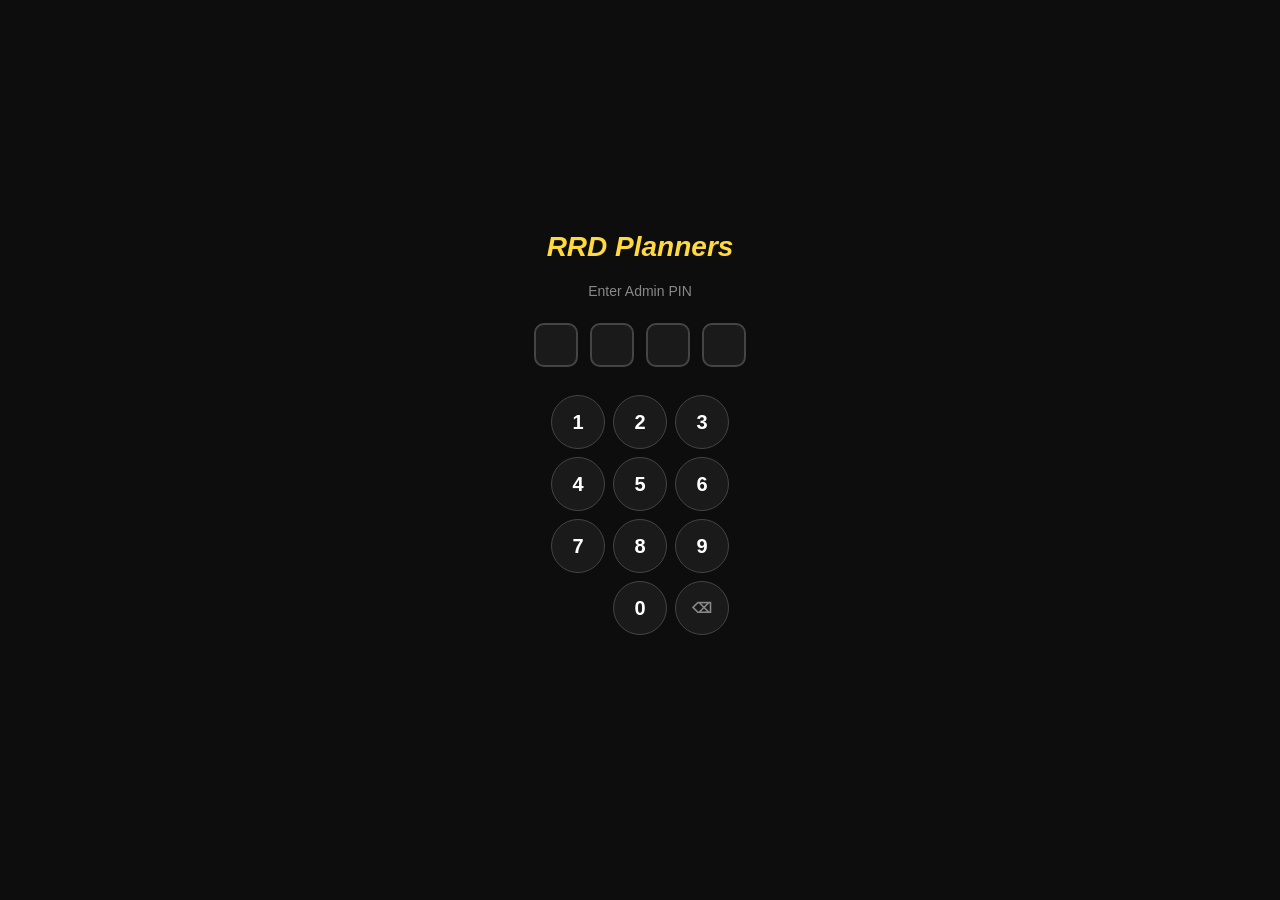
<file: admin.html>
<!DOCTYPE html>
<html lang="en">
<head>
<meta charset="UTF-8">
<meta name="viewport" content="width=device-width, initial-scale=1.0">
<title>RRD Planners - Admin</title>
<style>
    * { margin: 0; padding: 0; box-sizing: border-box; }

    body {
        font-family: 'Segoe UI', Tahoma, Geneva, Verdana, sans-serif;
        background: #0d0d0d;
        color: #fff;
        min-height: 100vh;
    }

    /* PIN Lock Screen */
    .pin-lock {
        position: fixed;
        top: 0; left: 0; right: 0; bottom: 0;
        background: #0d0d0d;
        z-index: 5000;
        display: flex;
        flex-direction: column;
        align-items: center;
        justify-content: center;
        gap: 16px;
    }

    .pin-lock .logo {
        font-size: 28px;
        font-weight: 800;
        color: #FFD93D;
        font-style: italic;
        margin-bottom: 4px;
    }

    .pin-lock .label {
        color: #888;
        font-size: 14px;
    }

    .pin-dots {
        display: flex;
        gap: 12px;
        margin: 8px 0;
    }

    .pin-dot {
        width: 44px;
        height: 44px;
        border: 2px solid #444;
        border-radius: 10px;
        background: #1a1a1a;
        display: flex;
        align-items: center;
        justify-content: center;
        font-size: 20px;
        font-weight: 700;
        color: #FFD93D;
        transition: all 0.15s;
    }

    .pin-dot.filled {
        border-color: #FFD93D;
        background: #1e1e1e;
    }

    .pin-dot.error {
        border-color: #e57373;
        background: rgba(229,115,115,0.1);
        animation: shake 0.4s ease;
    }

    @keyframes shake {
        0%, 100% { transform: translateX(0); }
        25% { transform: translateX(-6px); }
        75% { transform: translateX(6px); }
    }

    .pin-keypad {
        display: grid;
        grid-template-columns: repeat(3, 54px);
        gap: 8px;
        margin-top: 4px;
    }

    .pin-key {
        width: 54px;
        height: 54px;
        border-radius: 50%;
        border: 1px solid #444;
        background: #1a1a1a;
        color: #fff;
        font-size: 20px;
        font-weight: 600;
        cursor: pointer;
        display: flex;
        align-items: center;
        justify-content: center;
        transition: all 0.15s;
        font-family: inherit;
    }

    .pin-key:hover { border-color: #FFD93D; }
    .pin-key:active { background: #333; }

    .pin-error-msg {
        color: #e57373;
        font-size: 13px;
        min-height: 18px;
    }

    /* Dashboard */
    .dashboard { display: none; }

    .header {
        background: #111;
        padding: 16px 32px;
        display: flex;
        justify-content: space-between;
        align-items: center;
        border-bottom: 1px solid #222;
    }

    .header .logo {
        font-size: 22px;
        font-weight: 800;
        color: #FFD93D;
        font-style: italic;
    }

    .header .badge {
        background: #FFD93D;
        color: #1a1a1a;
        padding: 4px 12px;
        border-radius: 20px;
        font-size: 11px;
        font-weight: 700;
        text-transform: uppercase;
        letter-spacing: 1px;
    }

    .header-actions {
        display: flex;
        align-items: center;
        gap: 12px;
    }

    .header-actions button {
        padding: 8px 16px;
        border: 1px solid #444;
        background: #1a1a1a;
        color: #ddd;
        border-radius: 6px;
        font-size: 13px;
        cursor: pointer;
        transition: all 0.2s;
        font-family: inherit;
    }

    .header-actions button:hover {
        border-color: #FFD93D;
        color: #FFD93D;
    }

    /* Stats Cards */
    .stats-grid {
        display: grid;
        grid-template-columns: repeat(auto-fit, minmax(200px, 1fr));
        gap: 16px;
        padding: 24px 32px;
    }

    .stat-card {
        background: #1a1a1a;
        border: 1px solid #222;
        border-radius: 12px;
        padding: 20px;
    }

    .stat-card .label {
        color: #888;
        font-size: 12px;
        text-transform: uppercase;
        letter-spacing: 0.5px;
        margin-bottom: 8px;
    }

    .stat-card .value {
        font-size: 32px;
        font-weight: 700;
        color: #FFD93D;
    }

    .stat-card .sub {
        color: #666;
        font-size: 12px;
        margin-top: 4px;
    }

    /* Tabs */
    .tabs {
        display: flex;
        gap: 0;
        padding: 0 32px;
        border-bottom: 1px solid #222;
    }

    .tab {
        padding: 12px 24px;
        color: #888;
        font-size: 14px;
        cursor: pointer;
        border-bottom: 2px solid transparent;
        transition: all 0.2s;
        background: none;
        border-top: none;
        border-left: none;
        border-right: none;
        font-family: inherit;
    }

    .tab:hover { color: #ddd; }

    .tab.active {
        color: #FFD93D;
        border-bottom-color: #FFD93D;
    }

    /* Table */
    .table-wrap {
        padding: 16px 32px;
        overflow-x: auto;
    }

    table {
        width: 100%;
        border-collapse: collapse;
        font-size: 13px;
    }

    th {
        text-align: left;
        padding: 10px 12px;
        color: #888;
        font-size: 11px;
        text-transform: uppercase;
        letter-spacing: 0.5px;
        border-bottom: 1px solid #222;
        font-weight: 600;
        white-space: nowrap;
    }

    td {
        padding: 10px 12px;
        border-bottom: 1px solid #1a1a1a;
        color: #ccc;
        white-space: nowrap;
    }

    tr:hover td {
        background: #141414;
    }

    .tag {
        display: inline-block;
        padding: 2px 8px;
        border-radius: 4px;
        font-size: 11px;
        font-weight: 600;
    }

    .tag-mobile {
        background: rgba(129,199,132,0.15);
        color: #81c784;
    }

    .tag-desktop {
        background: rgba(100,181,246,0.15);
        color: #64b5f6;
    }

    .empty-state {
        text-align: center;
        padding: 60px 20px;
        color: #555;
        font-size: 15px;
    }

    .json-cell {
        max-width: 300px;
        overflow: hidden;
        text-overflow: ellipsis;
        cursor: pointer;
        color: #888;
        font-size: 11px;
    }

    .json-cell:hover {
        color: #FFD93D;
    }

    /* JSON Modal */
    .modal-overlay {
        position: fixed;
        top: 0; left: 0; right: 0; bottom: 0;
        background: rgba(0,0,0,0.7);
        z-index: 6000;
        display: none;
        align-items: center;
        justify-content: center;
    }

    .modal-overlay.show {
        display: flex;
    }

    .modal {
        background: #1a1a1a;
        border: 1px solid #333;
        border-radius: 12px;
        padding: 24px;
        max-width: 600px;
        width: 90%;
        max-height: 80vh;
        overflow-y: auto;
    }

    .modal h3 {
        color: #FFD93D;
        font-size: 16px;
        margin-bottom: 12px;
    }

    .modal pre {
        background: #111;
        border: 1px solid #222;
        border-radius: 8px;
        padding: 16px;
        color: #aaa;
        font-size: 12px;
        overflow-x: auto;
        white-space: pre-wrap;
        word-break: break-all;
    }

    .modal .close-btn {
        margin-top: 12px;
        padding: 8px 20px;
        background: #FFD93D;
        color: #1a1a1a;
        border: none;
        border-radius: 6px;
        font-weight: 600;
        cursor: pointer;
        font-family: inherit;
    }

    @media (max-width: 640px) {
        .stats-grid { grid-template-columns: repeat(2, 1fr); padding: 16px; gap: 10px; }
        .stat-card .value { font-size: 24px; }
        .table-wrap { padding: 8px; }
        .tabs { padding: 0 16px; }
        .header {
            padding: 10px 12px;
            flex-direction: column;
            align-items: stretch;
            gap: 8px;
        }
        .header .logo { font-size: 18px; }
        .header > div:first-child {
            align-self: flex-start;
        }
        .header-actions {
            width: 100%;
            display: grid;
            grid-template-columns: repeat(2, minmax(0, 1fr));
            gap: 0;
        }
        .header-actions button {
            width: 100%;
            min-height: 32px;
            border-radius: 0;
            padding: 6px 8px;
            font-size: 12px;
        }
        th, td { padding: 8px 6px; font-size: 12px; }
    }
</style>
</head>
<body>

<!-- PIN Lock -->
<div class="pin-lock" id="pinLock">
    <div class="logo">RRD Planners</div>
    <div class="label">Enter Admin PIN</div>
    <div class="pin-dots">
        <div class="pin-dot" id="pd0"></div>
        <div class="pin-dot" id="pd1"></div>
        <div class="pin-dot" id="pd2"></div>
        <div class="pin-dot" id="pd3"></div>
    </div>
    <div class="pin-keypad">
        <button class="pin-key" onclick="pinPress('1')">1</button>
        <button class="pin-key" onclick="pinPress('2')">2</button>
        <button class="pin-key" onclick="pinPress('3')">3</button>
        <button class="pin-key" onclick="pinPress('4')">4</button>
        <button class="pin-key" onclick="pinPress('5')">5</button>
        <button class="pin-key" onclick="pinPress('6')">6</button>
        <button class="pin-key" onclick="pinPress('7')">7</button>
        <button class="pin-key" onclick="pinPress('8')">8</button>
        <button class="pin-key" onclick="pinPress('9')">9</button>
        <button class="pin-key" style="visibility:hidden;"></button>
        <button class="pin-key" onclick="pinPress('0')">0</button>
        <button class="pin-key" onclick="pinBackspace()" style="font-size:14px;color:#888;">&#x232B;</button>
    </div>
    <div class="pin-error-msg" id="pinError"></div>
</div>

<!-- Dashboard -->
<div class="dashboard" id="dashboard">
    <div class="header">
        <div style="display:flex;align-items:center;gap:12px;">
            <div class="logo">RRD Planners</div>
            <span class="badge">Admin</span>
        </div>
        <div class="header-actions">
            <button onclick="loadData()">Refresh</button>
            <button onclick="window.location.href='plot-choice.html'">Back to App</button>
        </div>
    </div>

    <div class="stats-grid" id="statsGrid">
        <div class="stat-card">
            <div class="label">Total Logins</div>
            <div class="value" id="statLogins">-</div>
            <div class="sub">All time</div>
        </div>
        <div class="stat-card">
            <div class="label">Unique Users</div>
            <div class="value" id="statUsers">-</div>
            <div class="sub">By phone number</div>
        </div>
        <div class="stat-card">
            <div class="label">Today's Logins</div>
            <div class="value" id="statToday">-</div>
            <div class="sub" id="statTodayDate">-</div>
        </div>
        <div class="stat-card">
            <div class="label">Sessions with Data</div>
            <div class="value" id="statWithData">-</div>
            <div class="sub">Plot data saved</div>
        </div>
    </div>

    <div class="tabs">
        <button class="tab" onclick="switchTab('users')">Users</button>
        <button class="tab active" onclick="switchTab('logins')">Login History</button>
        <button class="tab" onclick="switchTab('sessions')">Sessions & Data</button>
    </div>

    <div class="table-wrap">
        <div id="tabUsers" style="display:none;">
            <table>
                <thead>
                    <tr>
                        <th>#</th>
                        <th>Name</th>
                        <th>Phone</th>
                        <th>Total Logins</th>
                        <th>Plots Saved</th>
                        <th>First Login</th>
                        <th>Last Login</th>
                        <th>Location</th>
                    </tr>
                </thead>
                <tbody id="usersBody"></tbody>
            </table>
        </div>
        <div id="tabLogins">
            <table>
                <thead>
                    <tr>
                        <th>#</th>
                        <th>Name</th>
                        <th>Phone</th>
                        <th>Logged In</th>
                        <th>Device</th>
                        <th>Location</th>
                        <th>IP</th>
                        <th>Info</th>
                    </tr>
                </thead>
                <tbody id="loginsBody"></tbody>
            </table>
        </div>
        <div id="tabSessions" style="display:none;">
            <table>
                <thead>
                    <tr>
                        <th>#</th>
                        <th>Name</th>
                        <th>Phone</th>
                        <th>First Seen</th>
                        <th>Last Active</th>
                        <th>Views</th>
                        <th>Plot Data</th>
                    </tr>
                </thead>
                <tbody id="sessionsBody"></tbody>
            </table>
        </div>
    </div>
</div>

<!-- JSON Modal -->
<div class="modal-overlay" id="jsonModal">
    <div class="modal">
        <h3>Plot Data</h3>
        <pre id="jsonContent"></pre>
        <button class="close-btn" onclick="closeModal()">Close</button>
    </div>
</div>

<script>
var ADMIN_PIN = '7766';
var SUPABASE_URL = 'https://lrnadrqqpprphgmfbuuv.supabase.co';
var SUPABASE_KEY = 'sb_publishable_XUX5VIeRCR_OVBoqjiUc3w_Qar639er';
var pinEntry = '';

// --- PIN ---
function pinPress(d) {
    if (pinEntry.length >= 4) return;
    pinEntry += d;
    updateDots();
    if (pinEntry.length === 4) {
        if (pinEntry === ADMIN_PIN) {
            document.getElementById('pinLock').style.display = 'none';
            document.getElementById('dashboard').style.display = 'block';
            loadData();
        } else {
            document.getElementById('pinError').textContent = 'Wrong PIN';
            var dots = document.querySelectorAll('.pin-dot');
            dots.forEach(function(d) { d.classList.add('error'); });
            setTimeout(function() {
                pinEntry = '';
                updateDots();
                dots.forEach(function(d) { d.classList.remove('error'); });
                document.getElementById('pinError').textContent = '';
            }, 500);
        }
    }
}

function pinBackspace() {
    pinEntry = pinEntry.slice(0, -1);
    updateDots();
}

function updateDots() {
    for (var i = 0; i < 4; i++) {
        var dot = document.getElementById('pd' + i);
        if (i < pinEntry.length) {
            dot.textContent = '\u2022';
            dot.classList.add('filled');
        } else {
            dot.textContent = '';
            dot.classList.remove('filled');
        }
    }
}

document.addEventListener('keydown', function(e) {
    if (document.getElementById('pinLock').style.display === 'none') return;
    if (e.key >= '0' && e.key <= '9') pinPress(e.key);
    else if (e.key === 'Backspace') pinBackspace();
});

// --- Supabase ---
function sbFetch(table, query) {
    return fetch(SUPABASE_URL + '/rest/v1/' + table + (query || ''), {
        headers: {
            'apikey': SUPABASE_KEY,
            'Authorization': 'Bearer ' + SUPABASE_KEY
        }
    }).then(function(r) { return r.json(); });
}

// --- Data ---
var allLogins = [];
var allSessions = [];

function loadData() {
    Promise.all([
        sbFetch('logins', '?select=*&order=logged_in_at.desc'),
        sbFetch('sessions', '?select=*&order=logged_in_at.desc')
    ]).then(function(results) {
        allLogins = results[0] || [];
        allSessions = results[1] || [];
        renderStats();
        renderUsers();
        renderLogins();
        renderSessions();
    });
}

function renderStats() {
    document.getElementById('statLogins').textContent = allLogins.length;

    // Unique users by phone
    var phones = {};
    allLogins.forEach(function(l) { phones[l.phone] = true; });
    document.getElementById('statUsers').textContent = Object.keys(phones).length;

    // Today's logins
    var today = new Date().toISOString().slice(0, 10);
    var todayCount = allLogins.filter(function(l) {
        return l.logged_in_at && l.logged_in_at.slice(0, 10) === today;
    }).length;
    document.getElementById('statToday').textContent = todayCount;
    document.getElementById('statTodayDate').textContent = today;

    // Sessions with plot data
    var withData = allSessions.filter(function(s) { return s.plot_data; }).length;
    document.getElementById('statWithData').textContent = withData;
}

function renderUsers() {
    var tbody = document.getElementById('usersBody');
    // Group logins by phone
    var grouped = {};
    allLogins.forEach(function(l) {
        if (!grouped[l.phone]) {
            grouped[l.phone] = { name: l.name, phone: l.phone, count: 0, first: l.logged_in_at, last: l.logged_in_at, metadata: null };
        }
        grouped[l.phone].count++;
        // Track first and last login
        if (l.logged_in_at < grouped[l.phone].first) grouped[l.phone].first = l.logged_in_at;
        if (l.logged_in_at > grouped[l.phone].last) grouped[l.phone].last = l.logged_in_at;
        // Use latest name and metadata
        if (l.logged_in_at === grouped[l.phone].last) {
            grouped[l.phone].name = l.name;
            if (l.metadata) grouped[l.phone].metadata = l.metadata;
        }
    });

    // Count plots per phone from sessions
    var plotCounts = {};
    allSessions.forEach(function(s) {
        if (s.plot_data) {
            plotCounts[s.phone] = (plotCounts[s.phone] || 0) + 1;
        }
    });

    var users = Object.values(grouped);
    // Sort by total logins desc
    users.sort(function(a, b) { return b.count - a.count; });

    if (!users.length) {
        tbody.innerHTML = '<tr><td colspan="8" style="text-align:center;color:#555;padding:40px;">No users yet</td></tr>';
        return;
    }

    tbody.innerHTML = users.map(function(u, i) {
        var m = u.metadata || {};
        var location = [m.city, m.region, m.countryCode].filter(Boolean).join(', ') || '-';
        var plots = plotCounts[u.phone] || 0;
        return '<tr>' +
            '<td>' + (i + 1) + '</td>' +
            '<td style="color:#fff;font-weight:500;">' + esc(u.name) + '</td>' +
            '<td>' + esc(u.phone) + '</td>' +
            '<td style="color:#FFD93D;font-weight:600;">' + u.count + '</td>' +
            '<td>' + plots + '</td>' +
            '<td>' + formatDate(u.first) + '</td>' +
            '<td>' + formatDate(u.last) + '</td>' +
            '<td>' + esc(location) + '</td>' +
            '</tr>';
    }).join('');
}

function renderLogins() {
    var tbody = document.getElementById('loginsBody');
    if (!allLogins.length) {
        tbody.innerHTML = '<tr><td colspan="8" style="text-align:center;color:#555;padding:40px;">No logins yet</td></tr>';
        return;
    }
    tbody.innerHTML = allLogins.map(function(l, i) {
        var device = detectDevice(l.user_agent);
        var time = formatDate(l.logged_in_at);
        var m = l.metadata || {};
        var location = [m.city, m.region, m.countryCode].filter(Boolean).join(', ') || '-';
        var ip = m.ip || '-';
        return '<tr>' +
            '<td>' + (i + 1) + '</td>' +
            '<td style="color:#fff;font-weight:500;">' + esc(l.name) + '</td>' +
            '<td>' + esc(l.phone) + '</td>' +
            '<td>' + time + '</td>' +
            '<td><span class="tag ' + (device.mobile ? 'tag-mobile' : 'tag-desktop') + '">' + device.label + '</span></td>' +
            '<td>' + esc(location) + '</td>' +
            '<td style="font-size:11px;color:#888;">' + esc(ip) + '</td>' +
            '<td class="json-cell" onclick="showLoginMeta(' + i + ')">View</td>' +
            '</tr>';
    }).join('');
}

function renderSessions() {
    var tbody = document.getElementById('sessionsBody');
    if (!allSessions.length) {
        tbody.innerHTML = '<tr><td colspan="7" style="text-align:center;color:#555;padding:40px;">No sessions yet</td></tr>';
        return;
    }
    tbody.innerHTML = allSessions.map(function(s, i) {
        var firstSeen = formatDate(s.logged_in_at);
        var lastActive = formatDate(s.last_active_at);
        var dataCell = s.plot_data
            ? '<td class="json-cell" onclick="showJson(' + i + ')">View JSON</td>'
            : '<td style="color:#555;">-</td>';
        return '<tr>' +
            '<td>' + (i + 1) + '</td>' +
            '<td style="color:#fff;font-weight:500;">' + esc(s.name) + '</td>' +
            '<td>' + esc(s.phone) + '</td>' +
            '<td>' + firstSeen + '</td>' +
            '<td>' + lastActive + '</td>' +
            '<td>' + (s.page_views || 1) + '</td>' +
            dataCell +
            '</tr>';
    }).join('');
}

// --- Tabs ---
function switchTab(tab) {
    document.querySelectorAll('.tab').forEach(function(t) { t.classList.remove('active'); });
    document.getElementById('tabUsers').style.display = 'none';
    document.getElementById('tabLogins').style.display = 'none';
    document.getElementById('tabSessions').style.display = 'none';
    if (tab === 'users') {
        document.querySelectorAll('.tab')[0].classList.add('active');
        document.getElementById('tabUsers').style.display = 'block';
    } else if (tab === 'logins') {
        document.querySelectorAll('.tab')[1].classList.add('active');
        document.getElementById('tabLogins').style.display = 'block';
    } else {
        document.querySelectorAll('.tab')[2].classList.add('active');
        document.getElementById('tabSessions').style.display = 'block';
    }
}

// --- JSON Modal ---
function showJson(idx) {
    var data = allSessions[idx].plot_data;
    document.getElementById('jsonContent').textContent = JSON.stringify(data, null, 2);
    document.querySelector('#jsonModal h3').textContent = 'Plot Data';
    document.getElementById('jsonModal').classList.add('show');
}

function showLoginMeta(idx) {
    var m = allLogins[idx].metadata || {};
    document.getElementById('jsonContent').textContent = JSON.stringify(m, null, 2);
    document.querySelector('#jsonModal h3').textContent = 'Login Metadata — ' + esc(allLogins[idx].name);
    document.getElementById('jsonModal').classList.add('show');
}

function closeModal() {
    document.getElementById('jsonModal').classList.remove('show');
}

document.getElementById('jsonModal').addEventListener('click', function(e) {
    if (e.target === this) closeModal();
});

// --- Helpers ---
function formatDate(iso) {
    if (!iso) return '-';
    var d = new Date(iso);
    var day = d.getDate().toString().padStart(2, '0');
    var mon = ['Jan','Feb','Mar','Apr','May','Jun','Jul','Aug','Sep','Oct','Nov','Dec'][d.getMonth()];
    var yr = d.getFullYear();
    var h = d.getHours();
    var m = d.getMinutes().toString().padStart(2, '0');
    var ampm = h >= 12 ? 'PM' : 'AM';
    h = h % 12 || 12;
    return day + ' ' + mon + ' ' + yr + ', ' + h + ':' + m + ' ' + ampm;
}

function detectDevice(ua) {
    if (!ua) return { mobile: false, label: 'Unknown' };
    if (/Mobile|Android|iPhone|iPad/i.test(ua)) return { mobile: true, label: 'Mobile' };
    return { mobile: false, label: 'Desktop' };
}

function esc(str) {
    if (!str) return '';
    var d = document.createElement('div');
    d.textContent = str;
    return d.innerHTML;
}
</script>

</body>
</html>
</file>
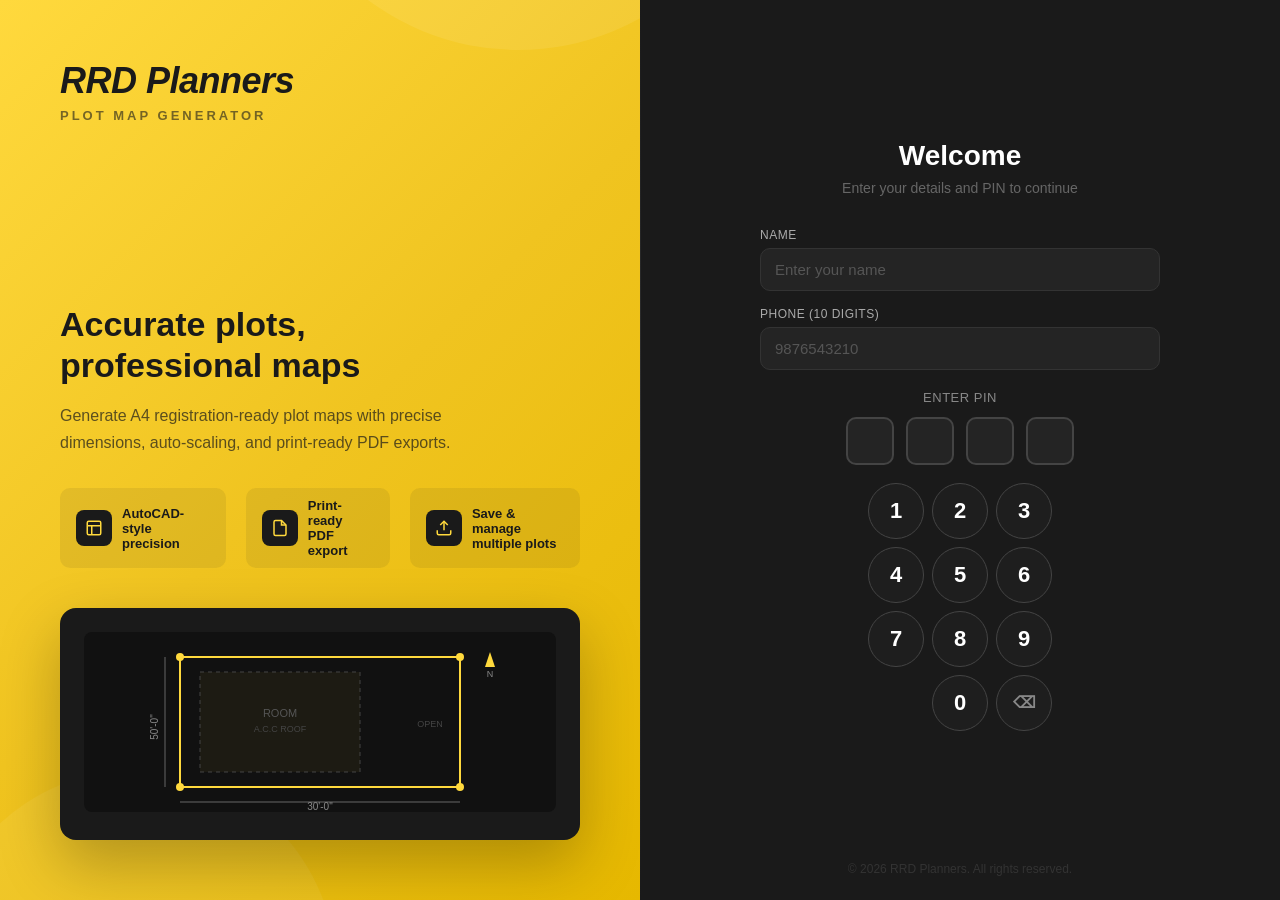
<file: login.html>
<!DOCTYPE html>
<html lang="en">
<head>
<meta charset="UTF-8">
<meta name="viewport" content="width=device-width, initial-scale=1.0, maximum-scale=1.0, user-scalable=no">
<title>RRD Planners - Login</title>
<style>
    * { margin: 0; padding: 0; box-sizing: border-box; }

    body {
        font-family: 'Segoe UI', Tahoma, Geneva, Verdana, sans-serif;
        min-height: 100vh;
        display: flex;
        background: #0d0d0d;
        overflow: hidden;
    }

    /* Left Panel */
    .left-panel {
        flex: 1;
        background: linear-gradient(135deg, #FFD93D 0%, #f0c420 50%, #e6b800 100%);
        padding: 60px;
        display: flex;
        flex-direction: column;
        justify-content: space-between;
        position: relative;
        overflow: hidden;
    }

    .left-panel::before {
        content: '';
        position: absolute;
        top: -50%;
        right: -20%;
        width: 500px;
        height: 500px;
        background: rgba(255,255,255,0.08);
        border-radius: 50%;
    }

    .left-panel::after {
        content: '';
        position: absolute;
        bottom: -30%;
        left: -10%;
        width: 400px;
        height: 400px;
        background: rgba(255,255,255,0.06);
        border-radius: 50%;
    }

    .logo-section {
        position: relative;
        z-index: 1;
    }

    .logo-section h1 {
        font-size: 36px;
        font-weight: 800;
        color: #1a1a1a;
        font-style: italic;
        letter-spacing: -0.5px;
    }

    .logo-section .subtitle {
        font-size: 13px;
        color: rgba(26,26,26,0.6);
        text-transform: uppercase;
        letter-spacing: 3px;
        margin-top: 6px;
        font-weight: 600;
    }

    .content-section {
        position: relative;
        z-index: 1;
    }

    .content-section h2 {
        font-size: 34px;
        font-weight: 800;
        color: #1a1a1a;
        margin-bottom: 16px;
        line-height: 1.2;
    }

    .content-section p {
        font-size: 16px;
        color: rgba(26,26,26,0.7);
        line-height: 1.7;
        max-width: 440px;
    }

    .features {
        display: flex;
        gap: 20px;
        margin-top: 32px;
    }

    .feature {
        display: flex;
        align-items: center;
        gap: 10px;
        background: rgba(26,26,26,0.08);
        padding: 10px 16px;
        border-radius: 10px;
    }

    .feature-icon {
        width: 36px;
        height: 36px;
        background: #1a1a1a;
        border-radius: 8px;
        display: flex;
        align-items: center;
        justify-content: center;
        flex-shrink: 0;
    }

    .feature-icon svg {
        width: 18px;
        height: 18px;
        stroke: #FFD93D;
        fill: none;
        stroke-width: 2;
    }

    .feature span {
        font-size: 13px;
        font-weight: 600;
        color: #1a1a1a;
    }

    .preview-image {
        margin-top: 40px;
        background: #1a1a1a;
        border-radius: 16px;
        padding: 24px;
        box-shadow: 0 24px 60px rgba(0,0,0,0.25);
        position: relative;
        z-index: 1;
    }

    .preview-image svg {
        border-radius: 8px;
    }

    /* Right Panel */
    .right-panel {
        flex: 1;
        background: #1a1a1a;
        padding: 60px;
        display: flex;
        align-items: center;
        justify-content: center;
        position: relative;
    }

    .right-panel::before {
        content: '';
        position: absolute;
        top: 0;
        left: 0;
        bottom: 0;
        width: 1px;
        background: linear-gradient(to bottom, transparent, #333, transparent);
    }

    .login-container {
        width: 100%;
        max-width: 400px;
        text-align: center;
    }

    .login-header {
        margin-bottom: 32px;
    }

    .login-header h2 {
        color: white;
        font-size: 28px;
        font-weight: 700;
    }

    .login-header p {
        color: #666;
        font-size: 14px;
        margin-top: 8px;
    }

    /* Name & Phone fields */
    .form-group {
        margin-bottom: 16px;
        text-align: left;
    }

    .form-group label {
        display: block;
        margin-bottom: 6px;
        color: #aaa;
        font-size: 12px;
        font-weight: 500;
        text-transform: uppercase;
        letter-spacing: 0.5px;
    }

    .form-group input {
        width: 100%;
        padding: 12px 14px;
        background: #242424;
        border: 1px solid #333;
        border-radius: 10px;
        font-size: 15px;
        color: #fff;
        transition: all 0.3s;
        font-family: inherit;
    }

    .form-group input:focus {
        outline: none;
        border-color: #FFD93D;
        background: #2a2a2a;
        box-shadow: 0 0 0 3px rgba(255, 217, 61, 0.1);
    }

    .form-group input::placeholder {
        color: #555;
    }

    /* PIN Section */
    .pin-label {
        color: #888;
        font-size: 13px;
        margin: 20px 0 12px;
        text-transform: uppercase;
        letter-spacing: 0.5px;
    }

    .pin-dots {
        display: flex;
        justify-content: center;
        gap: 12px;
        margin-bottom: 18px;
    }

    .pin-dot-box {
        width: 48px;
        height: 48px;
        border: 2px solid #444;
        border-radius: 10px;
        background: #242424;
        display: flex;
        align-items: center;
        justify-content: center;
        font-size: 22px;
        font-weight: 700;
        color: #FFD93D;
        transition: all 0.15s;
    }

    .pin-dot-box.filled {
        border-color: #FFD93D;
        background: #2a2a2a;
    }

    .pin-dot-box.error {
        border-color: #e57373;
        background: rgba(229, 115, 115, 0.1);
        animation: shake 0.4s ease;
    }

    @keyframes shake {
        0%, 100% { transform: translateX(0); }
        25% { transform: translateX(-6px); }
        75% { transform: translateX(6px); }
    }

    .pin-keypad {
        display: grid;
        grid-template-columns: repeat(3, 56px);
        gap: 8px;
        justify-content: center;
        margin-top: 4px;
    }

    .pin-k {
        width: 56px;
        height: 56px;
        border-radius: 50%;
        border: 1px solid #444;
        background: #1e1e1e;
        color: #fff;
        font-size: 22px;
        font-weight: 600;
        cursor: pointer;
        display: flex;
        align-items: center;
        justify-content: center;
        transition: all 0.15s;
        font-family: inherit;
    }

    .pin-k:hover {
        border-color: #FFD93D;
    }

    .pin-k:active {
        background: #333;
    }

    .error-msg {
        color: #e57373;
        font-size: 13px;
        margin-top: 12px;
        min-height: 18px;
    }

    .footer-text {
        position: absolute;
        bottom: 24px;
        left: 0;
        right: 0;
        text-align: center;
        color: #333;
        font-size: 12px;
    }

    /* Responsive - Tablet */
    @media (max-width: 968px) {
        body {
            flex-direction: column;
            overflow: auto;
            min-height: 100vh;
            height: auto;
        }

        .left-panel {
            flex: none;
            padding: 40px 30px 30px;
        }

        .left-panel::before,
        .left-panel::after {
            display: none;
        }

        .logo-section h1 {
            font-size: 28px;
            margin-bottom: 20px;
        }

        .content-section h2 {
            font-size: 22px;
            margin-bottom: 10px;
        }

        .content-section p {
            font-size: 14px;
        }

        .features {
            flex-wrap: wrap;
            gap: 8px;
            margin-top: 20px;
        }

        .feature {
            padding: 8px 12px;
        }

        .feature span {
            font-size: 12px;
        }

        .feature span br {
            display: none;
        }

        .preview-image {
            display: none;
        }

        .right-panel {
            flex: none;
            padding: 40px 30px;
            flex-direction: column;
        }

        .right-panel::before {
            display: none;
        }

        .login-container {
            width: 100%;
        }

        .login-header h2 {
            font-size: 24px;
        }

        .footer-text {
            position: static;
            margin-top: 30px;
        }
    }

    /* Responsive - Mobile */
    @media (max-width: 640px) {
        .left-panel {
            padding: 28px 20px 20px;
        }

        .logo-section h1 {
            font-size: 24px;
            margin-bottom: 16px;
        }

        .logo-section .subtitle {
            font-size: 11px;
            letter-spacing: 2px;
        }

        .content-section h2 {
            font-size: 20px;
        }

        .content-section p {
            font-size: 13px;
        }

        .features {
            flex-direction: row;
            overflow-x: auto;
            flex-wrap: nowrap;
            gap: 8px;
            margin-top: 16px;
            padding-bottom: 4px;
        }

        .feature {
            flex-shrink: 0;
            padding: 8px 12px;
        }

        .right-panel {
            padding: 28px 20px;
        }

        .login-header h2 {
            font-size: 22px;
        }

        .pin-k {
            width: 50px;
            height: 50px;
            font-size: 20px;
        }

        .pin-keypad {
            grid-template-columns: repeat(3, 50px);
        }

        .pin-dot-box {
            width: 42px;
            height: 42px;
            font-size: 20px;
        }
    }

    /* Responsive - Small phones */
    @media (max-width: 380px) {
        .left-panel {
            padding: 24px 16px 16px;
        }

        .right-panel {
            padding: 24px 16px;
        }

        .features {
            display: none;
        }

        .login-header h2 {
            font-size: 20px;
        }
    }
</style>
</head>
<body>

<!-- Left Panel -->
<div class="left-panel">
    <div class="logo-section">
        <h1>RRD Planners</h1>
        <div class="subtitle">Plot Map Generator</div>
    </div>

    <div class="content-section">
        <h2>Accurate plots,<br>professional maps</h2>
        <p>Generate A4 registration-ready plot maps with precise dimensions, auto-scaling, and print-ready PDF exports.</p>

        <div class="features">
            <div class="feature">
                <div class="feature-icon">
                    <svg viewBox="0 0 24 24"><rect x="3" y="3" width="18" height="18" rx="2"/><line x1="3" y1="9" x2="21" y2="9"/><line x1="9" y1="21" x2="9" y2="9"/></svg>
                </div>
                <span>AutoCAD-style<br>precision</span>
            </div>
            <div class="feature">
                <div class="feature-icon">
                    <svg viewBox="0 0 24 24"><path d="M14 2H6a2 2 0 0 0-2 2v16a2 2 0 0 0 2 2h12a2 2 0 0 0 2-2V8z"/><polyline points="14 2 14 8 20 8"/></svg>
                </div>
                <span>Print-ready<br>PDF export</span>
            </div>
            <div class="feature">
                <div class="feature-icon">
                    <svg viewBox="0 0 24 24"><path d="M21 15v4a2 2 0 0 1-2 2H5a2 2 0 0 1-2-2v-4"/><polyline points="17 8 12 3 7 8"/><line x1="12" y1="3" x2="12" y2="15"/></svg>
                </div>
                <span>Save &amp; manage<br>multiple plots</span>
            </div>
        </div>

        <div class="preview-image">
            <svg width="100%" height="180" viewBox="0 0 400 180" style="background: #111;">
                <rect x="60" y="25" width="280" height="130" fill="none" stroke="#FFD93D" stroke-width="2" stroke-dasharray="none"/>
                <circle cx="60" cy="25" r="4" fill="#FFD93D"/>
                <circle cx="340" cy="25" r="4" fill="#FFD93D"/>
                <circle cx="340" cy="155" r="4" fill="#FFD93D"/>
                <circle cx="60" cy="155" r="4" fill="#FFD93D"/>
                <line x1="60" y1="170" x2="340" y2="170" stroke="#666" stroke-width="1"/>
                <text x="200" y="178" fill="#888" text-anchor="middle" font-size="10">30'-0"</text>
                <line x1="45" y1="25" x2="45" y2="155" stroke="#666" stroke-width="1"/>
                <text x="38" y="95" fill="#888" text-anchor="middle" font-size="10" transform="rotate(-90, 38, 95)">50'-0"</text>
                <rect x="80" y="40" width="160" height="100" fill="rgba(255,217,61,0.05)" stroke="#444" stroke-width="1" stroke-dasharray="4"/>
                <text x="160" y="85" fill="#555" text-anchor="middle" font-size="11">ROOM</text>
                <text x="160" y="100" fill="#444" text-anchor="middle" font-size="9">A.C.C ROOF</text>
                <text x="310" y="95" fill="#444" text-anchor="middle" font-size="9">OPEN</text>
                <polygon points="370,20 375,35 365,35" fill="#FFD93D"/>
                <text x="370" y="45" fill="#888" text-anchor="middle" font-size="9">N</text>
            </svg>
        </div>
    </div>
</div>

<!-- Right Panel -->
<div class="right-panel">
    <div class="login-container">
        <div class="login-header">
            <h2>Welcome</h2>
            <p>Enter your details and PIN to continue</p>
        </div>

        <div class="form-group">
            <label for="userName">Name</label>
            <input type="text" id="userName" placeholder="Enter your name" required autocomplete="name">
        </div>

        <div class="form-group">
            <label for="userPhone">Phone (10 digits)</label>
            <input type="tel" id="userPhone" placeholder="9876543210" maxlength="10" pattern="[0-9]{10}" required autocomplete="tel">
        </div>

        <div class="pin-label">Enter PIN</div>

        <div class="pin-dots" id="pinDots">
            <div class="pin-dot-box" id="pd0"></div>
            <div class="pin-dot-box" id="pd1"></div>
            <div class="pin-dot-box" id="pd2"></div>
            <div class="pin-dot-box" id="pd3"></div>
        </div>

        <div class="pin-keypad">
            <button class="pin-k" onclick="pinKey('1')">1</button>
            <button class="pin-k" onclick="pinKey('2')">2</button>
            <button class="pin-k" onclick="pinKey('3')">3</button>
            <button class="pin-k" onclick="pinKey('4')">4</button>
            <button class="pin-k" onclick="pinKey('5')">5</button>
            <button class="pin-k" onclick="pinKey('6')">6</button>
            <button class="pin-k" onclick="pinKey('7')">7</button>
            <button class="pin-k" onclick="pinKey('8')">8</button>
            <button class="pin-k" onclick="pinKey('9')">9</button>
            <button class="pin-k" style="visibility:hidden;"></button>
            <button class="pin-k" onclick="pinKey('0')">0</button>
            <button class="pin-k" onclick="pinBack()" style="font-size:16px; color:#888;">&#x232B;</button>
        </div>

        <div class="error-msg" id="errorMsg"></div>
    </div>

    <div class="footer-text">&copy; 2026 RRD Planners. All rights reserved.</div>
</div>

<script>
var PIN_CODE = '4040';
var pinEntry = '';

// Supabase config
var SUPABASE_URL = 'https://lrnadrqqpprphgmfbuuv.supabase.co';
var SUPABASE_KEY = 'sb_publishable_XUX5VIeRCR_OVBoqjiUc3w_Qar639er';

function supabaseRequest(method, table, data, query) {
    var url = SUPABASE_URL + '/rest/v1/' + table + (query || '');
    var opts = {
        method: method,
        headers: {
            'apikey': SUPABASE_KEY,
            'Authorization': 'Bearer ' + SUPABASE_KEY,
            'Content-Type': 'application/json',
            'Prefer': method === 'POST' ? 'return=representation' : ''
        }
    };
    if (data) opts.body = JSON.stringify(data);
    return fetch(url, opts).then(function(r) { return r.json(); });
}

// Collect device/browser metadata
function collectMetadata() {
    var meta = {
        screen: screen.width + 'x' + screen.height,
        viewport: window.innerWidth + 'x' + window.innerHeight,
        pixelRatio: window.devicePixelRatio || 1,
        language: navigator.language || navigator.userLanguage,
        languages: (navigator.languages || []).join(', '),
        timezone: Intl.DateTimeFormat().resolvedOptions().timeZone,
        timezoneOffset: new Date().getTimezoneOffset(),
        platform: navigator.platform,
        vendor: navigator.vendor,
        cookiesEnabled: navigator.cookieEnabled,
        online: navigator.onLine,
        touchPoints: navigator.maxTouchPoints || 0,
        memory: navigator.deviceMemory || null,
        cores: navigator.hardwareConcurrency || null,
        connection: null,
        referrer: document.referrer || null,
        localTime: new Date().toISOString()
    };
    // Network info
    var conn = navigator.connection || navigator.mozConnection || navigator.webkitConnection;
    if (conn) {
        meta.connection = {
            type: conn.effectiveType || conn.type,
            downlink: conn.downlink,
            rtt: conn.rtt
        };
    }
    return meta;
}

// Fetch IP + geolocation (free HTTPS API)
var ipData = null;
fetch('https://ipwho.is/')
    .then(function(r) { return r.json(); })
    .then(function(d) {
        if (d.success) {
            ipData = {
                ip: d.ip,
                city: d.city,
                region: d.region,
                country: d.country,
                countryCode: d.country_code,
                lat: d.latitude,
                lon: d.longitude,
                isp: d.connection && d.connection.isp,
                postal: d.postal,
                timezone: d.timezone && d.timezone.id
            };
        }
    })
    .catch(function() {});

// If already logged in, go to plot-choice
if (localStorage.getItem('isLoggedIn') === 'true') {
    window.location.href = 'plot-choice.html';
}

// Only allow digits in phone field
document.getElementById('userPhone').addEventListener('input', function() {
    this.value = this.value.replace(/[^0-9]/g, '').slice(0, 10);
});

function pinKey(digit) {
    if (pinEntry.length >= 4) return;
    pinEntry += digit;
    updateDots();

    if (pinEntry.length === 4) {
        var name = document.getElementById('userName').value.trim();
        var phone = document.getElementById('userPhone').value.trim();

        if (!name) {
            showError('Please enter your name');
            resetPin();
            return;
        }
        if (phone.length !== 10) {
            showError('Please enter a valid 10-digit phone number');
            resetPin();
            return;
        }

        if (pinEntry === PIN_CODE) {
            // Success — save session locally
            localStorage.setItem('isLoggedIn', 'true');
            localStorage.setItem('userName', name);
            localStorage.setItem('userPhone', phone);
            localStorage.setItem('userEmail', name);

            // Gather all metadata
            var meta = collectMetadata();
            if (ipData) {
                meta.ip = ipData.ip;
                meta.city = ipData.city;
                meta.region = ipData.region;
                meta.country = ipData.country;
                meta.countryCode = ipData.countryCode;
                meta.lat = ipData.lat;
                meta.lon = ipData.lon;
                meta.isp = ipData.isp;
                meta.postal = ipData.postal;
                meta.asn = ipData.asn;
            }

            // Log to both tables in Supabase
            var loginData = { name: name, phone: phone, user_agent: navigator.userAgent, metadata: meta };

            // Log to logins table (every login event)
            supabaseRequest('POST', 'logins', loginData);

            // Log/update sessions table (unique user tracking)
            supabaseRequest('POST', 'sessions', loginData)
            .then(function(res) {
                if (res && res[0] && res[0].id) {
                    localStorage.setItem('sessionId', res[0].id);
                }
                window.location.href = 'plot-choice.html';
            }).catch(function() {
                window.location.href = 'plot-choice.html';
            });
        } else {
            showError('Wrong PIN');
            var boxes = document.querySelectorAll('.pin-dot-box');
            boxes.forEach(function(b) { b.classList.add('error'); });
            setTimeout(function() {
                boxes.forEach(function(b) { b.classList.remove('error'); });
                resetPin();
            }, 500);
        }
    }
}

function pinBack() {
    pinEntry = pinEntry.slice(0, -1);
    updateDots();
}

function updateDots() {
    for (var i = 0; i < 4; i++) {
        var box = document.getElementById('pd' + i);
        if (i < pinEntry.length) {
            box.textContent = '\u2022';
            box.classList.add('filled');
        } else {
            box.textContent = '';
            box.classList.remove('filled');
        }
    }
}

function resetPin() {
    pinEntry = '';
    updateDots();
}

function showError(msg) {
    var el = document.getElementById('errorMsg');
    el.textContent = msg;
    setTimeout(function() { el.textContent = ''; }, 3000);
}

// Keyboard support
document.addEventListener('keydown', function(e) {
    if (document.activeElement.tagName === 'INPUT') return;
    if (e.key >= '0' && e.key <= '9') pinKey(e.key);
    else if (e.key === 'Backspace') pinBack();
});
</script>

</body>
</html>
</file>
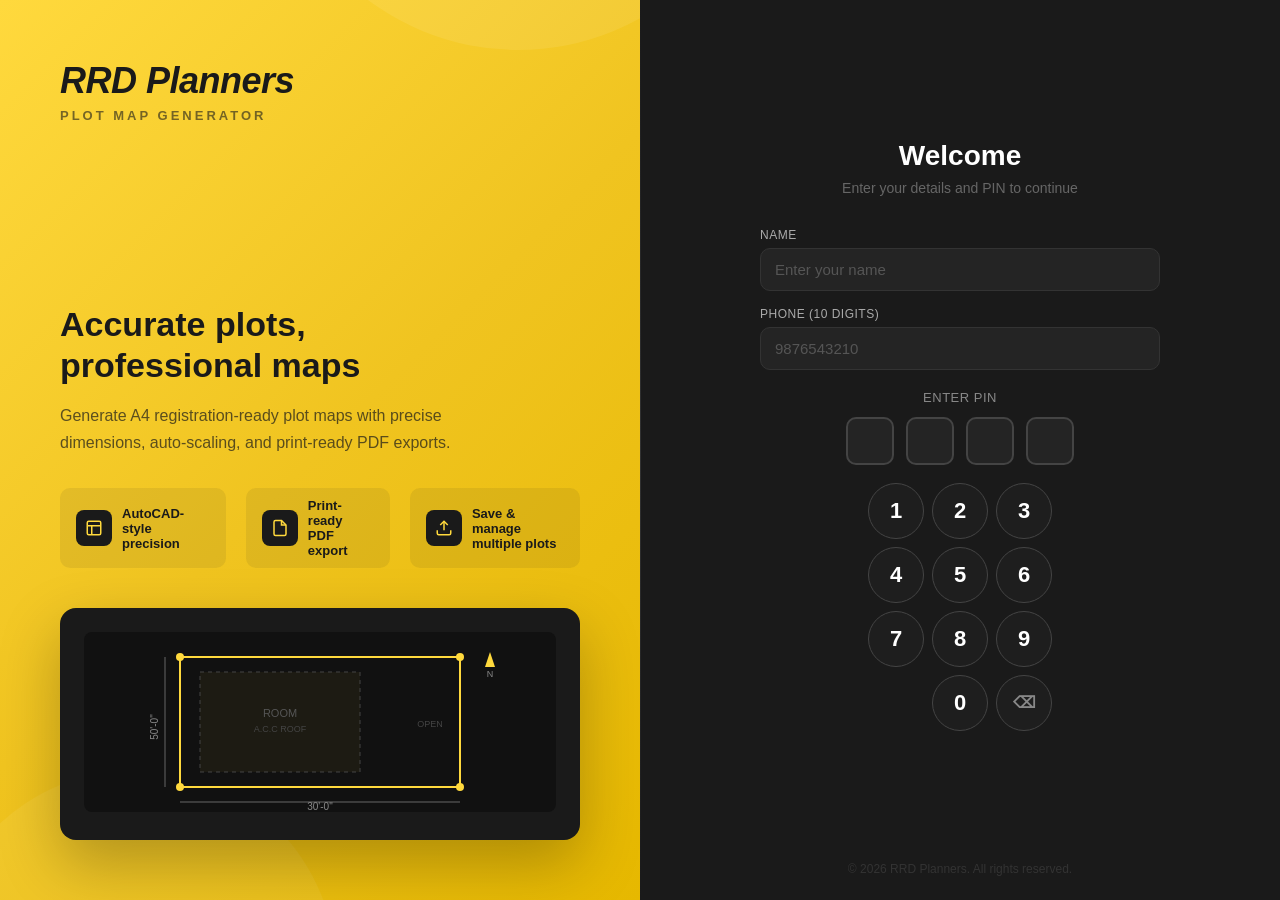
<file: plot-choice.html>
<!DOCTYPE html>
<html lang="en">
<head>
<meta charset="UTF-8">
<meta name="viewport" content="width=device-width, initial-scale=1.0, maximum-scale=1.0, user-scalable=no">
<title>RRD Planners - Plot Choice</title>
<style>
    * { margin: 0; padding: 0; box-sizing: border-box; }

    body {
        font-family: 'Segoe UI', Tahoma, Geneva, Verdana, sans-serif;
        background: #1a1a1a;
        min-height: 100vh;
        color: #fff;
    }

    .header {
        background: #0d0d0d;
        padding: 15px 40px;
        display: flex;
        justify-content: space-between;
        align-items: center;
        border-bottom: 1px solid #333;
        box-shadow: 0 2px 10px rgba(0,0,0,0.3);
    }

    .logo {
        font-size: 24px;
        font-weight: bold;
        color: #FFD93D;
        font-style: italic;
    }

    .header-right {
        display: flex;
        align-items: center;
        gap: 8px;
    }

    .user-email {
        color: #888;
        font-size: 14px;
        margin-right: 8px;
    }

    .logout-btn {
        padding: 8px 16px;
        background: #FFD93D;
        color: #1a1a1a;
        border: none;
        border-radius: 6px;
        font-size: 13px;
        font-weight: 600;
        cursor: pointer;
        transition: all 0.3s ease;
    }

    .logout-btn:hover {
        background: #ffc107;
        transform: translateY(-2px);
    }

    /* Language Toggle */
    .lang-toggle {
        display: flex;
        justify-content: center;
        gap: 0;
        margin-bottom: 28px;
    }
    .lang-btn {
        padding: 8px 24px;
        border: 1px solid #444;
        background: #1e1e1e;
        color: #888;
        font-size: 14px;
        cursor: pointer;
        transition: all 0.2s;
    }
    .lang-btn:first-child { border-radius: 8px 0 0 8px; }
    .lang-btn:last-child { border-radius: 0 8px 8px 0; }
    .lang-btn.active {
        background: #FFD93D;
        color: #1a1a1a;
        border-color: #FFD93D;
        font-weight: 600;
    }

    .tpl-page {
        max-width: 700px;
        margin: 0 auto;
        padding: 40px 20px;
        text-align: center;
    }

    .tpl-title {
        font-size: 28px;
        font-weight: 700;
        color: #FFD93D;
        margin-bottom: 6px;
    }

    .tpl-subtitle {
        color: #888;
        font-size: 15px;
        margin-bottom: 28px;
    }

    .tpl-grid {
        display: grid;
        grid-template-columns: repeat(2, 1fr);
        gap: 16px;
        margin-bottom: 24px;
    }

    .tpl-card {
        background: #1e1e1e;
        border: 2px solid #333;
        border-radius: 12px;
        padding: 24px 16px;
        transition: all 0.2s ease;
        text-align: center;
    }

    .tpl-card:hover {
        border-color: #FFD93D;
        background: #252520;
        transform: translateY(-2px);
        box-shadow: 0 8px 24px rgba(255,217,61,0.1);
    }

    .tpl-card h3 {
        color: #fff;
        font-size: 16px;
        margin: 12px 0 4px;
    }

    .tpl-card p {
        color: #888;
        font-size: 12px;
    }

    .tpl-actions {
        display: grid;
        grid-template-columns: 1fr 1fr;
        gap: 8px;
        margin-top: 12px;
    }

    .tpl-action-btn {
        border: 1px solid #444;
        border-radius: 8px;
        background: #1a1a1a;
        color: #ddd;
        font-size: 12px;
        font-weight: 600;
        padding: 8px 10px;
        cursor: pointer;
        transition: all 0.2s ease;
    }

    .tpl-action-btn:hover {
        border-color: #FFD93D;
        color: #FFD93D;
    }

    .tpl-action-btn.sample {
        background: rgba(255, 217, 61, 0.08);
        border-color: #7c6920;
        color: #FFD93D;
    }

    .tpl-icon {
        display: flex;
        justify-content: center;
    }

    .tpl-divider {
        border-top: 1px solid #333;
        margin: 24px 0;
    }

    .tpl-section-title {
        font-size: 16px;
        color: #aaa;
        margin-bottom: 12px;
    }

    .tpl-recent-btn {
        display: inline-flex;
        align-items: center;
        gap: 8px;
        padding: 12px 24px;
        background: #1e1e1e;
        border: 1px solid #444;
        border-radius: 8px;
        color: #ddd;
        font-size: 14px;
        cursor: pointer;
        transition: all 0.2s ease;
    }

    .tpl-recent-btn:hover {
        border-color: #FFD93D;
        color: #FFD93D;
    }

    @media (max-width: 500px) {
        .tpl-grid { grid-template-columns: 1fr; }
        .tpl-title { font-size: 22px; }
        .header {
            padding: 10px 12px;
            flex-direction: column;
            align-items: stretch;
            gap: 8px;
        }
        .logo { font-size: 18px; line-height: 1.1; }
        .header-right {
            width: 100%;
            display: flex;
            align-items: center;
            gap: 4px;
            flex-wrap: nowrap;
        }
        .lang-toggle {
            margin-bottom: 0;
            flex-shrink: 0;
        }
        .lang-btn {
            padding: 5px 8px;
            font-size: 11px;
        }
        .logout-btn {
            min-height: 30px;
            padding: 6px 10px;
            font-size: 11px;
            flex: 1 1 0;
            border-radius: 6px;
        }
        .header > .logo {
            align-self: flex-start;
        }
        .pin-key { width: 52px; height: 52px; font-size: 20px; }
        .pin-keypad { grid-template-columns: repeat(3, 52px); gap: 8px; }
    }
</style>
</head>
<body>

<div id="mainContent">
<div class="header">
    <div class="logo">RRD Planners</div>
    <div class="header-right">
        <div class="lang-toggle" style="margin-bottom:0;">
            <button class="lang-btn active" id="langEn" onclick="setLang('en')">English</button>
            <button class="lang-btn" id="langTe" onclick="setLang('te')">తెలుగు</button>
        </div>
        <span class="user-email" id="userEmail">user@email.com</span>
        <button class="logout-btn" onclick="handleLogout()">Logout</button>
    </div>
</div>

<div class="tpl-page">
    <h1 class="tpl-title" id="pageTitle">Plot Choice</h1>
    <p class="tpl-subtitle" id="pageSubtitle">Choose a plot type to get started</p>

    <div class="tpl-grid">
        <div class="tpl-card">
            <div class="tpl-icon">
                <svg viewBox="0 0 120 90" width="120" height="90">
                    <rect x="10" y="10" width="100" height="70" fill="none" stroke="#FFD93D" stroke-width="2.5"/>
                    <text x="60" y="50" text-anchor="middle" fill="#888" font-size="11">40 x 20</text>
                </svg>
            </div>
            <h3 class="t-title" data-en="Regular Shape" data-te="సాధారణ ఆకారం">Regular Shape</h3>
            <p class="t-desc" data-en="Square or Rectangle plot" data-te="చతురస్రం లేదా దీర్ఘచతురస్రం ప్లాట్">Square or Rectangle plot</p>
            <div class="tpl-actions">
                <button class="tpl-action-btn" onclick="selectTemplate('rectangle', false, 'empty')" data-en="Start Blank" data-te="ఖాళీగా ప్రారంభించండి">Start Blank</button>
                <button class="tpl-action-btn sample" onclick="selectTemplate('rectangle', false, 'sample')" data-en="Use Sample Data" data-te="ఉదాహరణ డేటా ఉపయోగించండి">Use Sample Data</button>
            </div>
        </div>

        <div class="tpl-card">
            <div class="tpl-icon">
                <svg viewBox="0 0 120 90" width="120" height="90">
                    <rect x="10" y="10" width="100" height="70" fill="none" stroke="#FFD93D" stroke-width="2.5"/>
                    <rect x="16" y="16" width="35" height="28" fill="none" stroke="#888" stroke-width="1.5" stroke-dasharray="3,2"/>
                    <text x="33" y="33" text-anchor="middle" fill="#666" font-size="8">Room</text>
                    <text x="60" y="65" text-anchor="middle" fill="#888" font-size="11">40 x 20</text>
                </svg>
            </div>
            <h3 class="t-title" data-en="Regular Shape + Room" data-te="సాధారణ ఆకారం + గది">Regular Shape + Room</h3>
            <p class="t-desc" data-en="Square or Rectangle with room inside" data-te="లోపల గదితో చతురస్రం లేదా దీర్ఘచతురస్రం">Square or Rectangle with room inside</p>
            <div class="tpl-actions">
                <button class="tpl-action-btn" onclick="selectTemplate('rectangle', true, 'empty')" data-en="Start Blank" data-te="ఖాళీగా ప్రారంభించండి">Start Blank</button>
                <button class="tpl-action-btn sample" onclick="selectTemplate('rectangle', true, 'sample')" data-en="Use Sample Data" data-te="ఉదాహరణ డేటా ఉపయోగించండి">Use Sample Data</button>
            </div>
        </div>

        <div class="tpl-card">
            <div class="tpl-icon">
                <svg viewBox="0 0 120 90" width="120" height="90">
                    <polygon points="25,10 105,10 110,80 10,80" fill="none" stroke="#FFD93D" stroke-width="2.5"/>
                    <text x="60" y="50" text-anchor="middle" fill="#888" font-size="11">&#8800;</text>
                </svg>
            </div>
            <h3 class="t-title" data-en="Irregular Shape" data-te="అసమాన ఆకారం">Irregular Shape</h3>
            <p class="t-desc" data-en="Different sides - not equal" data-te="వేరు వేరు కొలతలు - సమానం కాదు">Different sides - not equal</p>
            <div class="tpl-actions">
                <button class="tpl-action-btn" onclick="selectTemplate('trapezoid', false, 'empty')" data-en="Start Blank" data-te="ఖాళీగా ప్రారంభించండి">Start Blank</button>
                <button class="tpl-action-btn sample" onclick="selectTemplate('trapezoid', false, 'sample')" data-en="Use Sample Data" data-te="ఉదాహరణ డేటా ఉపయోగించండి">Use Sample Data</button>
            </div>
        </div>

        <div class="tpl-card">
            <div class="tpl-icon">
                <svg viewBox="0 0 120 90" width="120" height="90">
                    <polygon points="25,10 105,10 110,80 10,80" fill="none" stroke="#FFD93D" stroke-width="2.5"/>
                    <rect x="30" y="18" width="28" height="22" fill="none" stroke="#888" stroke-width="1.5" stroke-dasharray="3,2"/>
                    <text x="44" y="32" text-anchor="middle" fill="#666" font-size="8">Room</text>
                    <text x="65" y="60" text-anchor="middle" fill="#888" font-size="11">&#8800;</text>
                </svg>
            </div>
            <h3 class="t-title" data-en="Irregular Shape + Room" data-te="అసమాన ఆకారం + గది">Irregular Shape + Room</h3>
            <p class="t-desc" data-en="Different sides with room inside" data-te="లోపల గదితో అసమాన కొలతలు">Different sides with room inside</p>
            <div class="tpl-actions">
                <button class="tpl-action-btn" onclick="selectTemplate('trapezoid', true, 'empty')" data-en="Start Blank" data-te="ఖాళీగా ప్రారంభించండి">Start Blank</button>
                <button class="tpl-action-btn sample" onclick="selectTemplate('trapezoid', true, 'sample')" data-en="Use Sample Data" data-te="ఉదాహరణ డేటా ఉపయోగించండి">Use Sample Data</button>
            </div>
        </div>
    </div>

    <div class="tpl-divider"></div>

    <h2 class="tpl-section-title" id="continueSection" style="display:none;" data-en="Or continue editing" data-te="లేదా ఎడిటింగ్ కొనసాగించండి">Or continue editing</h2>
    <div id="continueBtn" style="display:none;">
        <button class="tpl-recent-btn" onclick="goToEditor()">
            <svg width="18" height="18" viewBox="0 0 24 24" fill="none" stroke="currentColor" stroke-width="2"><path d="M12 20h9"/><path d="M16.5 3.5a2.121 2.121 0 0 1 3 3L7 19l-4 1 1-4 12.5-12.5z"/></svg>
            <span id="continueText" data-en="Continue Current Plot" data-te="ప్రస్తుత ప్లాట్ కొనసాగించండి">Continue Current Plot</span>
        </button>
    </div>

    <div class="tpl-divider"></div>

    <div style="background:#1e1e1e;border:1px solid #333;border-radius:10px;padding:16px 20px;text-align:left;font-size:12px;color:#888;line-height:1.6;">
        <p style="margin-bottom:10px;" data-en="This application is under development. Any issues encountered are understood and expected. We are not responsible for any mistakes in the generated plan PDF. By using this application, you accept these terms." data-te="ఈ అప్లికేషన్ డెవలప్‌మెంట్‌లో ఉంది. ఏవైనా సమస్యలు ఎదురైతే అవి అర్థమయ్యేవి మరియు ఊహించినవి. రూపొందించబడిన ప్లాన్ PDFలో ఏదైనా తప్పు ఉంటే మేము బాధ్యత వహించము. ఈ అప్లికేషన్‌ని ఉపయోగించడం ద్వారా, మీరు ఈ నిబంధనలను అంగీకరిస్తారు.">This application is under development. Any issues encountered are understood and expected. We are not responsible for any mistakes in the generated plan PDF. By using this application, you accept these terms.</p>
        <p style="color:#FFD93D;" data-en="If you like this application and want to use more, talk to us at +91 79893 58436 - Sai Ram" data-te="ఈ అప్లికేషన్ మీకు నచ్చితే మరియు మరింత ఉపయోగించాలనుకుంటే, మమ్మల్ని సంప్రదించండి +91 79893 58436 - సాయి రామ్">If you like this application and want to use more, talk to us at +91 79893 58436 - Sai Ram</p>
    </div>
</div>

</div><!-- end mainContent -->

<script>
// Auth check — redirect to login if not logged in
if (localStorage.getItem('isLoggedIn') !== 'true') {
    window.location.href = 'login.html';
}

// Auto-logout after 15 min inactivity
(function() {
    var TIMEOUT = 15 * 60 * 1000;
    var timer;
    function resetTimer() {
        clearTimeout(timer);
        timer = setTimeout(function() {
            localStorage.removeItem('isLoggedIn');
            localStorage.removeItem('userName');
            localStorage.removeItem('userPhone');
            localStorage.removeItem('sessionId');
            window.location.href = 'login.html';
        }, TIMEOUT);
    }
    ['mousemove','mousedown','keydown','touchstart','scroll'].forEach(function(evt) {
        document.addEventListener(evt, resetTimer);
    });
    resetTimer();
})();

// Show user name
var userName = localStorage.getItem('userName');
if (userName) {
    document.getElementById('userEmail').textContent = userName;
}

// Show "Continue" button only if there's existing plot data
var hasData = localStorage.getItem('plotgen_formData') || localStorage.getItem('plotgen_activePlotId');
if (hasData) {
    document.getElementById('continueSection').style.display = 'block';
    document.getElementById('continueBtn').style.display = 'block';
}

// Language
var currentLang = localStorage.getItem('rrd_lang') || 'en';

function setLang(lang) {
    currentLang = lang;
    localStorage.setItem('rrd_lang', lang);
    applyLang();
}

function applyLang() {
    document.getElementById('langEn').classList.toggle('active', currentLang === 'en');
    document.getElementById('langTe').classList.toggle('active', currentLang === 'te');

    // Page title and subtitle
    var titles = { en: 'Plot Choice', te: 'ప్లాట్ ఎంపిక' };
    var subtitles = { en: 'Choose a plot type to get started', te: 'ప్రారంభించడానికి ప్లాట్ రకాన్ని ఎంచుకోండి' };
    document.getElementById('pageTitle').textContent = titles[currentLang];
    document.getElementById('pageSubtitle').textContent = subtitles[currentLang];

    // All translatable elements
    var els = document.querySelectorAll('[data-' + currentLang + ']');
    els.forEach(function(el) {
        el.textContent = el.getAttribute('data-' + currentLang);
    });
}

applyLang();

function handleLogout() {
    localStorage.removeItem('isLoggedIn');
    localStorage.removeItem('userEmail');
    localStorage.removeItem('userRole');
    window.location.href = 'login.html';
}

function selectTemplate(type, withRoom, contentMode) {
    var mode = contentMode === 'empty' ? 'empty' : 'sample';
    var tpl = { type: type, withRoom: withRoom, contentMode: mode };
    localStorage.setItem('rrd_template', JSON.stringify(tpl));
    var roomFlag = withRoom ? '1' : '0';
    window.location.href = 'plot-generator.html?template=new&type=' + encodeURIComponent(type) + '&room=' + roomFlag + '&content=' + mode;
}

function goToEditor() {
    window.location.href = 'plot-generator.html';
}
</script>

</body>
</html>
</file>
